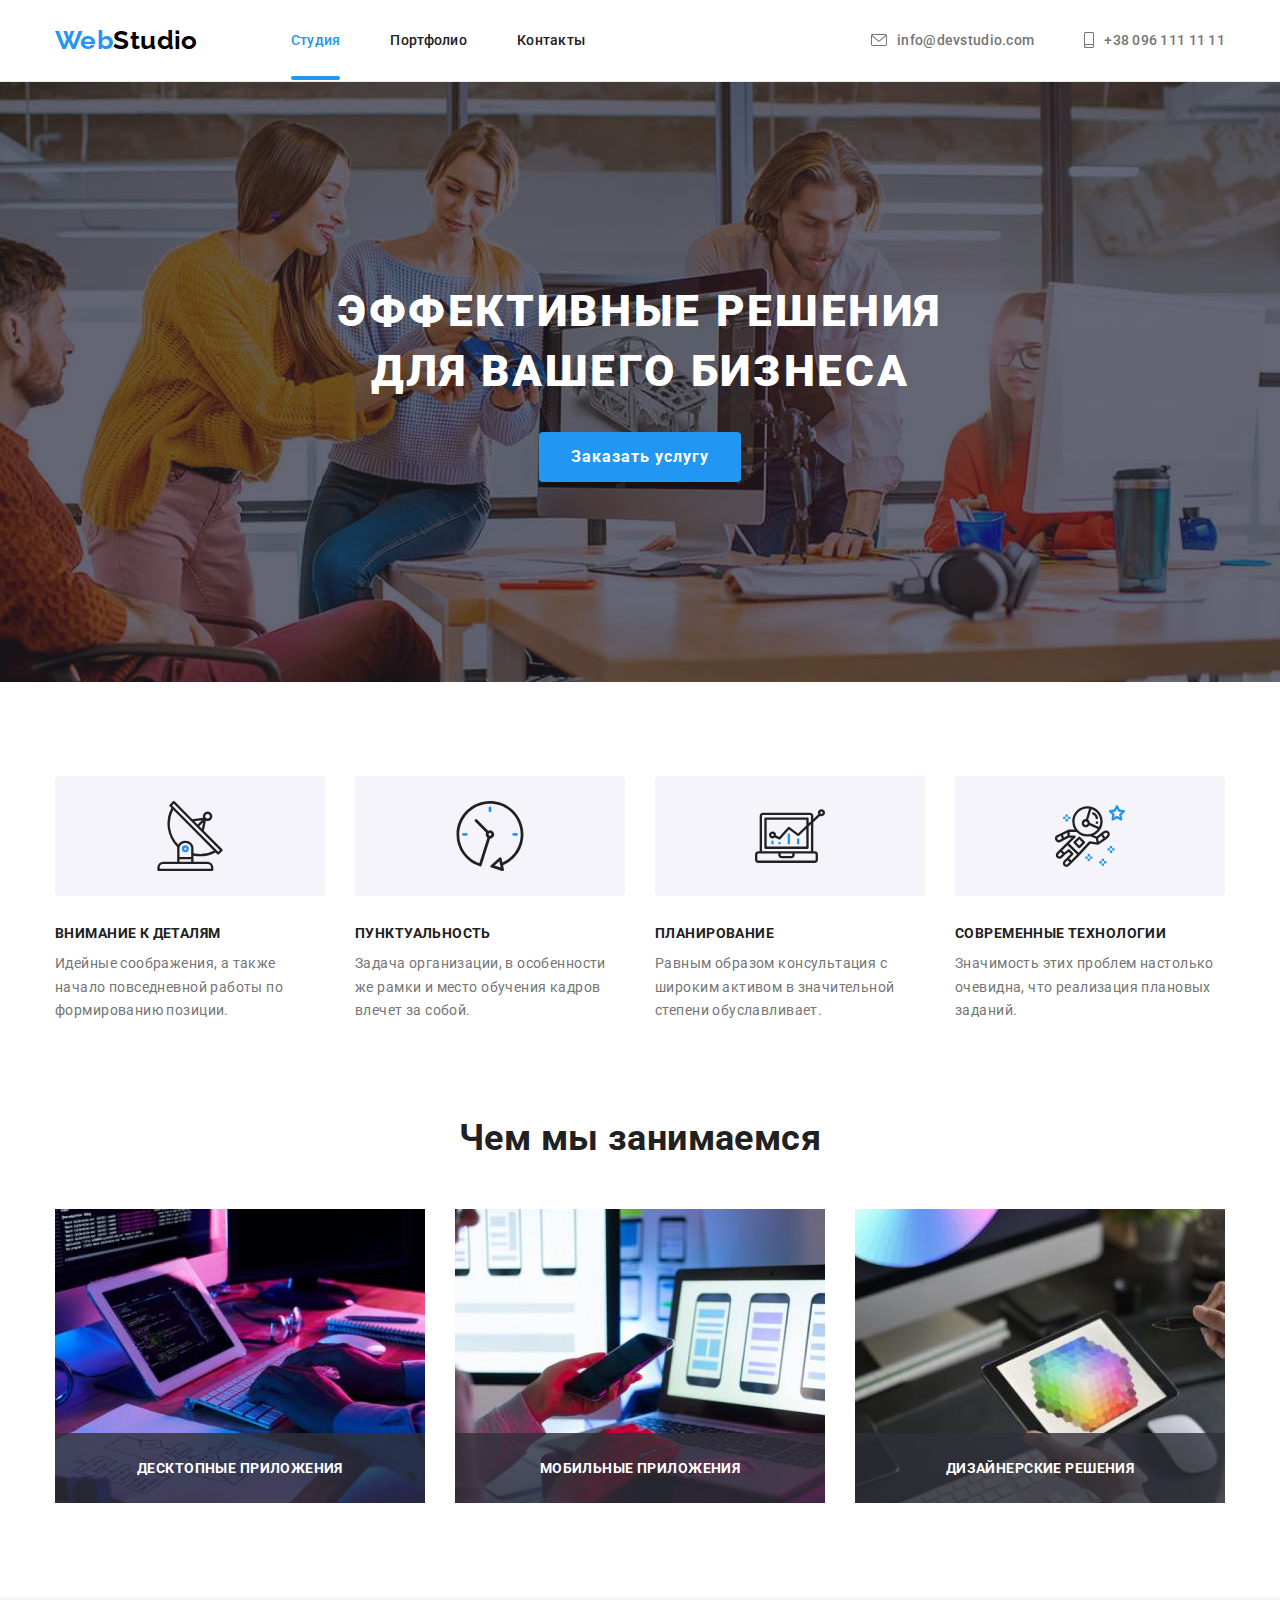
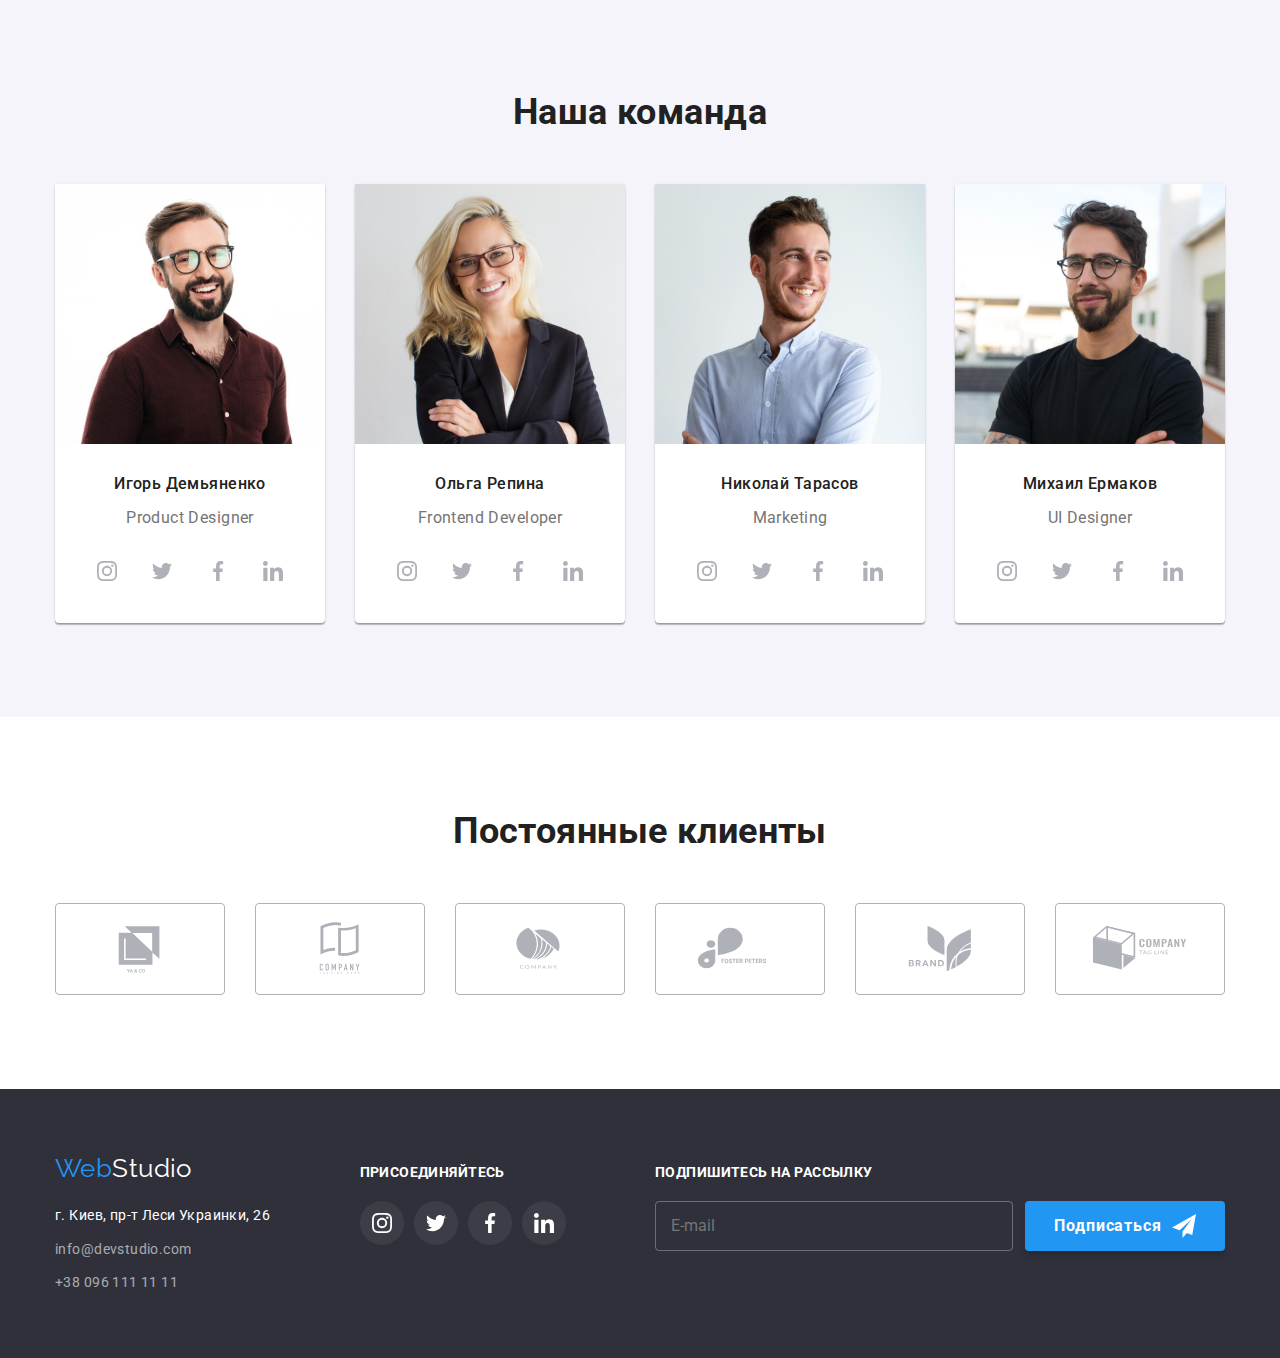
<file: index.html>
<!DOCTYPE html>
<html lang="ru">
  <head>
    <meta charset="UTF-8" />
    <meta http-equiv="X-UA-Compatible" content="IE=edge" />
    <meta name="viewport" content="width=device-width, initial-scale=1.0" />
    <title>Студия</title>
    <link rel="preconnect" href="https://fonts.googleapis.com" />
    <link rel="preconnect" href="https://fonts.gstatic.com" crossorigin />
    <link
      href="https://fonts.googleapis.com/css2?family=Raleway:wght@700&family=Roboto:wght@400;500;700;900&display=swap"
      rel="stylesheet"
    />
    <link
      rel="stylesheet"
      href="https://cdnjs.cloudflare.com/ajax/libs/modern-normalize/1.1.0/modern-normalize.min.css"
    />
    <link rel="stylesheet" href="./css/styles.css" />
  </head>

  <body>
    <header class="line-header">
      <div class="container header-block">
        <nav class="container-nav">
          <a href="./index.html" class="logo" lang="en"><span class="logo-web">Web</span>Studio</a>
          <ul class="link-list point">
            <li class="link-list-nav"><a class="link current" href="./index.html">Студия</a></li>
            <li class="link-list-nav"><a class="link" href="./portfolio.html">Портфолио</a></li>
            <li class="link-list-nav"><a class="link" href="#">Контакты</a></li>
          </ul>
        </nav>
        <ul class="link-contakt point">
          <li class="link-list-cont">
            <a class="contact list-contact" href="mailto:info@devstudio.com">
              <svg class="contakt-envelope">
                <use href="./img/icons.svg#icon-envelope"></use>
              </svg>
              info@devstudio.com</a
            >
          </li>
          <li class="link-list-cont">
            <a class="contact list-contact" href="tel:380961111111">
              <svg class="contakt-smartphone">
                <use href="./img/icons.svg#icon-smartphone"></use>
              </svg>
              +38 096 111 11 11</a
            >
          </li>
        </ul>
      </div>
    </header>

    <main>
      <!-- hero -->

      <section class="section background-decision hero">
        <div class="container">
          <h1 class="heading">Эффективные решения для вашего бизнеса</h1>
          <button type="button" class="button" data-modal-open>Заказать услугу</button>
        </div>
      </section>

      <!-- peculiarities -->

      <section class="section peculiarities">
        <div class="container">
          <h2 class="visually-hidden">особенности</h2>
          <ul class="point link-peculiarities">
            <li class="link-peculiarities-li">
              <div class="peculiarities-icon">
                <svg width="70" height="70">
                  <use href="./img/icons.svg#icon-antenna"></use>
                </svg>
              </div>
              <h3 class="title-peculiarities">Внимание к деталям</h3>
              <p class="text-peculiarities">
                Идейные соображения, а также начало повседневной работы по формированию позиции.
              </p>
            </li>
            <li class="link-peculiarities-li">
              <div class="peculiarities-icon">
                <svg width="70" height="70">
                  <use href="./img/icons.svg#icon-clock"></use>
                </svg>
              </div>
              <h3 class="title-peculiarities">Пунктуальность</h3>
              <p class="text-peculiarities">
                Задача организации, в особенности же рамки и место обучения кадров влечет за собой.
              </p>
            </li>
            <li class="link-peculiarities-li">
              <div class="peculiarities-icon">
                <svg width="70" height="70">
                  <use href="./img/icons.svg#icon-diagram"></use>
                </svg>
              </div>
              <h3 class="title-peculiarities">Планирование</h3>
              <p class="text-peculiarities">
                Равным образом консультация с широким активом в значительной степени обуславливает.
              </p>
            </li>
            <li class="link-peculiarities-li">
              <div class="peculiarities-icon">
                <svg width="70" height="70">
                  <use href="./img/icons.svg#icon-astronaut"></use>
                </svg>
              </div>
              <h3 class="title-peculiarities">Современные технологии</h3>
              <p class="text-peculiarities">
                Значимость этих проблем настолько очевидна, что реализация плановых заданий.
              </p>
            </li>
          </ul>
        </div>
      </section>

      <!-- our-work -->

      <section class="section our-work-block">
        <div class="container work-container">
          <h2 class="title-litle">Чем мы занимаемся</h2>
          <ul class="our-work point">
            <li class="our-work-li">
              <div class="our-work-title">
                <img src="./img/box_1.jpg" width="370" alt="Декстопные приложения" />
                <h3 class="our-work-text">Десктопные приложения</h3>
              </div>
            </li>
            <li class="our-work-li">
              <div class="our-work-title">
                <img src="./img/box_2.jpg" width="370" alt="Мобильные приложения" />
                <h3 class="our-work-text">Мобильные приложения</h3>
              </div>
            </li>
            <li class="our-work-li">
              <div class="our-work-title">
                <img src="./img/box_3.jpg" width="370" alt="Дизайнерские решения" />
                <h3 class="our-work-text">Дизайнерские решения</h3>
              </div>
            </li>
          </ul>
        </div>
      </section>

      <!--team  -->

      <section class="section background-team">
        <div class="container">
          <h2 class="title-litle">Наша команда</h2>
          <ul class="cards-team point">
            <li class="background-card-team">
              <img
                class="photo-team"
                src="./img/img.jpg"
                width="270"
                alt="Игорь Демьяненко-дизайн проэкт"
              />
              <div class="caption">
                <h3 class="title-very-small">Игорь Демьяненко</h3>
                <p class="subtitle" lang="en">Product Designer</p>
                <ul class="team-sosials point">
                  <li>
                    <a class="team-background-icon" href="">
                      <svg class="team-icon">
                        <use href="./img/icons.svg#icon-instagram"></use>
                      </svg>
                    </a>
                  </li>
                  <li>
                    <a class="team-background-icon" href="">
                      <svg class="team-icon">
                        <use href="./img/icons.svg#icon-twitter"></use>
                      </svg>
                    </a>
                  </li>
                  <li>
                    <a class="team-background-icon" href="">
                      <svg class="team-icon">
                        <use href="./img/icons.svg#icon-facebook"></use>
                      </svg>
                    </a>
                  </li>
                  <li>
                    <a class="team-background-icon" href="">
                      <svg class="team-icon">
                        <use href="./img/icons.svg#icon-linkedin"></use>
                      </svg>
                    </a>
                  </li>
                </ul>
              </div>
            </li>
            <li class="background-card-team">
              <img
                class="photo-team"
                src="./img/img_1.jpg"
                width="270"
                alt="Ольга Репина-фронтенд-разработчик"
              />
              <div class="caption">
                <h3 class="title-very-small">Ольга Репина</h3>
                <p class="subtitle" lang="en">Frontend Developer</p>
                <ul class="team-sosials point">
                  <li>
                    <a class="team-background-icon" href="">
                      <svg class="team-icon">
                        <use href="./img/icons.svg#icon-instagram"></use>
                      </svg>
                    </a>
                  </li>
                  <li>
                    <a class="team-background-icon" href="">
                      <svg class="team-icon">
                        <use href="./img/icons.svg#icon-twitter"></use>
                      </svg>
                    </a>
                  </li>
                  <li>
                    <a class="team-background-icon" href="">
                      <svg class="team-icon">
                        <use href="./img/icons.svg#icon-facebook"></use>
                      </svg>
                    </a>
                  </li>
                  <li>
                    <a class="team-background-icon" href="">
                      <svg class="team-icon">
                        <use href="./img/icons.svg#icon-linkedin"></use>
                      </svg>
                    </a>
                  </li>
                </ul>
              </div>
            </li>
            <li class="background-card-team">
              <img
                class="photo-team"
                src="./img/img_2.jpg"
                width="270"
                alt="Николай Тарасов-маркетинг"
              />
              <div class="caption">
                <h3 class="title-very-small">Николай Тарасов</h3>
                <p class="subtitle" lang="en">Marketing</p>
                <ul class="team-sosials point">
                  <li>
                    <a class="team-background-icon" href="">
                      <svg class="team-icon">
                        <use href="./img/icons.svg#icon-instagram"></use>
                      </svg>
                    </a>
                  </li>
                  <li>
                    <a class="team-background-icon" href="">
                      <svg class="team-icon">
                        <use href="./img/icons.svg#icon-twitter"></use>
                      </svg>
                    </a>
                  </li>
                  <li>
                    <a class="team-background-icon" href="">
                      <svg class="team-icon">
                        <use href="./img/icons.svg#icon-facebook"></use>
                      </svg>
                    </a>
                  </li>
                  <li>
                    <a class="team-background-icon" href="">
                      <svg class="team-icon">
                        <use href="./img/icons.svg#icon-linkedin"></use>
                      </svg>
                    </a>
                  </li>
                </ul>
              </div>
            </li>
            <li class="background-card-team">
              <img
                class="photo-team"
                src="./img/img_3.jpg"
                width="270"
                alt="Михаил Ермаков-дизайнер пользовательского интерфейса"
              />
              <div class="caption">
                <h3 class="title-very-small">Михаил Ермаков</h3>
                <p class="subtitle" lang="en">UI Designer</p>
                <ul class="team-sosials point">
                  <li>
                    <a class="team-background-icon" href="">
                      <svg class="team-icon">
                        <use href="./img/icons.svg#icon-instagram"></use>
                      </svg>
                    </a>
                  </li>
                  <li>
                    <a class="team-background-icon" href="">
                      <svg class="team-icon">
                        <use href="./img/icons.svg#icon-twitter"></use>
                      </svg>
                    </a>
                  </li>
                  <li>
                    <a class="team-background-icon" href="">
                      <svg class="team-icon">
                        <use href="./img/icons.svg#icon-facebook"></use>
                      </svg>
                    </a>
                  </li>
                  <li>
                    <a class="team-background-icon" href="">
                      <svg class="team-icon">
                        <use href="./img/icons.svg#icon-linkedin"></use>
                      </svg>
                    </a>
                  </li>
                </ul>
              </div>
            </li>
          </ul>
        </div>
      </section>

      <!-- customers -->

      <section class="section">
        <div class="container">
          <h2 class="customers-title">Постоянные клиенты</h2>
          <ul class="customers-list point">
            <li>
              <a class="customers-card" href="">
                <svg class="icon-group">
                  <use href="./img/icons.svg#icon-Logo"></use>
                </svg>
              </a>
            </li>
            <li>
              <a class="customers-card" href="">
                <svg class="icon-group">
                  <use href="./img/icons.svg#icon-Logo1"></use>
                </svg>
              </a>
            </li>
            <li>
              <a class="customers-card" href="">
                <svg class="icon-group">
                  <use href="./img/icons.svg#icon-Logo2"></use>
                </svg>
              </a>
            </li>
            <li>
              <a class="customers-card" href="">
                <svg class="icon-group">
                  <use href="./img/icons.svg#icon-Logo3"></use>
                </svg>
              </a>
            </li>
            <li>
              <a class="customers-card" href="">
                <svg class="icon-group">
                  <use href="./img/icons.svg#icon-Logo4"></use>
                </svg>
              </a>
            </li>
            <li>
              <a class="customers-card" href="">
                <svg class="icon-group">
                  <use href="./img/icons.svg#icon-Logo5"></use>
                </svg>
              </a>
            </li>
          </ul>
        </div>
      </section>
    </main>

    <!-- footer -->

    <footer class="background-footer">
      <div class="container filling">
        <div class="first-box">
          <a href="./index.html" class="logo-footer" lang="en"
            ><span class="logo-web">Web</span>Studio</a
          >
          <address class="address-footer">
            <ul class="link-list-footer point">
              <li class="adress-li">
                <a class="link-address" href="https://goo.gl/maps/Ztwmh6uLbBfJNppe7" target="_blank"
                  >г. Киев, пр-т Леси Украинки, 26</a
                >
              </li>
              <li class="contact-li">
                <a class="contact" href="mailto:info@devstudio.com"> info@devstudio.com</a>
              </li>
              <li class="contact-li">
                <a class="contact" href="tel:380961111111"> +38 096 111 11 11</a>
              </li>
            </ul>
          </address>
        </div>
        <div class="subscribe-section">
          <p class="subscribe-text">присоединяйтесь</p>
          <ul class="sosials point">
            <li class="subscribe-list">
              <a class="subscribe-background" href="">
                <svg class="size-sosial-subscribe">
                  <use href="./img/icons.svg#icon-instagram"></use>
                </svg>
              </a>
            </li>
            <li class="subscribe-list">
              <a class="subscribe-background" href="">
                <svg class="size-sosial-subscribe">
                  <use href="./img/icons.svg#icon-twitter"></use>
                </svg>
              </a>
            </li>
            <li class="subscribe-list">
              <a class="subscribe-background" href="">
                <svg class="size-sosial-subscribe">
                  <use href="./img/icons.svg#icon-facebook"></use>
                </svg>
              </a>
            </li>
            <li class="subscribe-list">
              <a class="subscribe-background" href="">
                <svg class="size-sosial-subscribe">
                  <use href="./img/icons.svg#icon-linkedin"></use>
                </svg>
              </a>
            </li>
          </ul>
        </div>
        <div>
          <form class="subscribe-footer">
            <label for="footer-subscribe-email" class="subscribe-text"
              >Подпишитесь на рассылку</label
            >
            <div class="subscribe-footer-field">
              <input
                id="footer-subscribe-email"
                type="email"
                class="subscribe-footer-input"
                name="subscribe-footer-email"
                placeholder="E-mail"
              />
              <button class="subscribe-footer-submit" type="submit">
                Подписаться
                <svg class="subscribe-footer-icon" width="24" height="24">
                  <use href="./img/icons.svg#icon-send"></use>
                </svg>
              </button>
            </div>
          </form>
        </div>
      </div>
    </footer>

    <!-- modal -->

    <div class="backdrop is-hidden" data-modal>
      <div class="modal">
        <button type="button" class="close-link" data-modal-close>
          <svg class="close-icon">
            <use href="./img/icons.svg#icon-close"></use>
          </svg>
        </button>
        <div class="modal-inner">
          <h2 class="modal-title">Оставьте свои данные, мы вам перезвоним</h2>
          <form class="form" name="data-for-call" autocomplete="on">
            <div class="input-group">
              <label class="input-name" for="user-name">Имя</label>
              <div class="form-input">
                <input
                  class="modal-form-input"
                  type="text"
                  id="user-name"
                  name="user-name"
                  required
                />
                <svg class="svg-user">
                  <use href="./img/icons.svg#icon-person"></use>
                </svg>
              </div>
            </div>
            <div class="input-group">
              <label class="input-name" for="user-phone">Телефон</label>
              <div class="form-input">
                <input
                  class="modal-form-input"
                  type="tel"
                  id="user-phone"
                  name="user-phone"
                  required
                />
                <svg class="svg-user">
                  <use href="./img/icons.svg#icon-phone"></use>
                </svg>
              </div>
            </div>
            <div class="input-group">
              <label class="input-name" for="user-email">Почта</label>
              <div class="form-input">
                <input
                  class="modal-form-input"
                  type="email"
                  id="user-email"
                  name="user-email"
                  required
                />
                <svg class="svg-user">
                  <use href="./img/icons.svg#icon-email"></use>
                </svg>
              </div>
            </div>
            <div class="input-group input-group-textarea">
              <label class="input-name" for="user-comment">Комментарий</label>
              <div class="form-input">
                <textarea
                  class="modal-textarea-input"
                  name="user-comment"
                  id="user-comment"
                  rows="5"
                  placeholder="Введите текст"
                ></textarea>
              </div>
            </div>
            <label class="modal-label-agree" for="modal-label-agree"
              >Соглашаюсь с рассылкой и принимаю
              <a class="modal-link" href="#">Условия договора</a>
              <input
                type="checkbox"
                class="checkbox visually-hidden"
                name="modal-agree"
                id="modal-label-agree"
                required
              />
              <svg class="unchecked-icon" width="16" height="15">
                <use href="./img/icons.svg#icon-unchecked"></use>
              </svg>
              <svg class="checked-icon" width="16" height="15">
                <use href="./img/icons.svg#icon-checked"></use>
              </svg>
            </label>
            <button type="submit" class="modal-button-submit">Отправить</button>
          </form>
        </div>
      </div>
    </div>

    <script src="./js/modal.js"></script>
  </body>
</html>
</file>
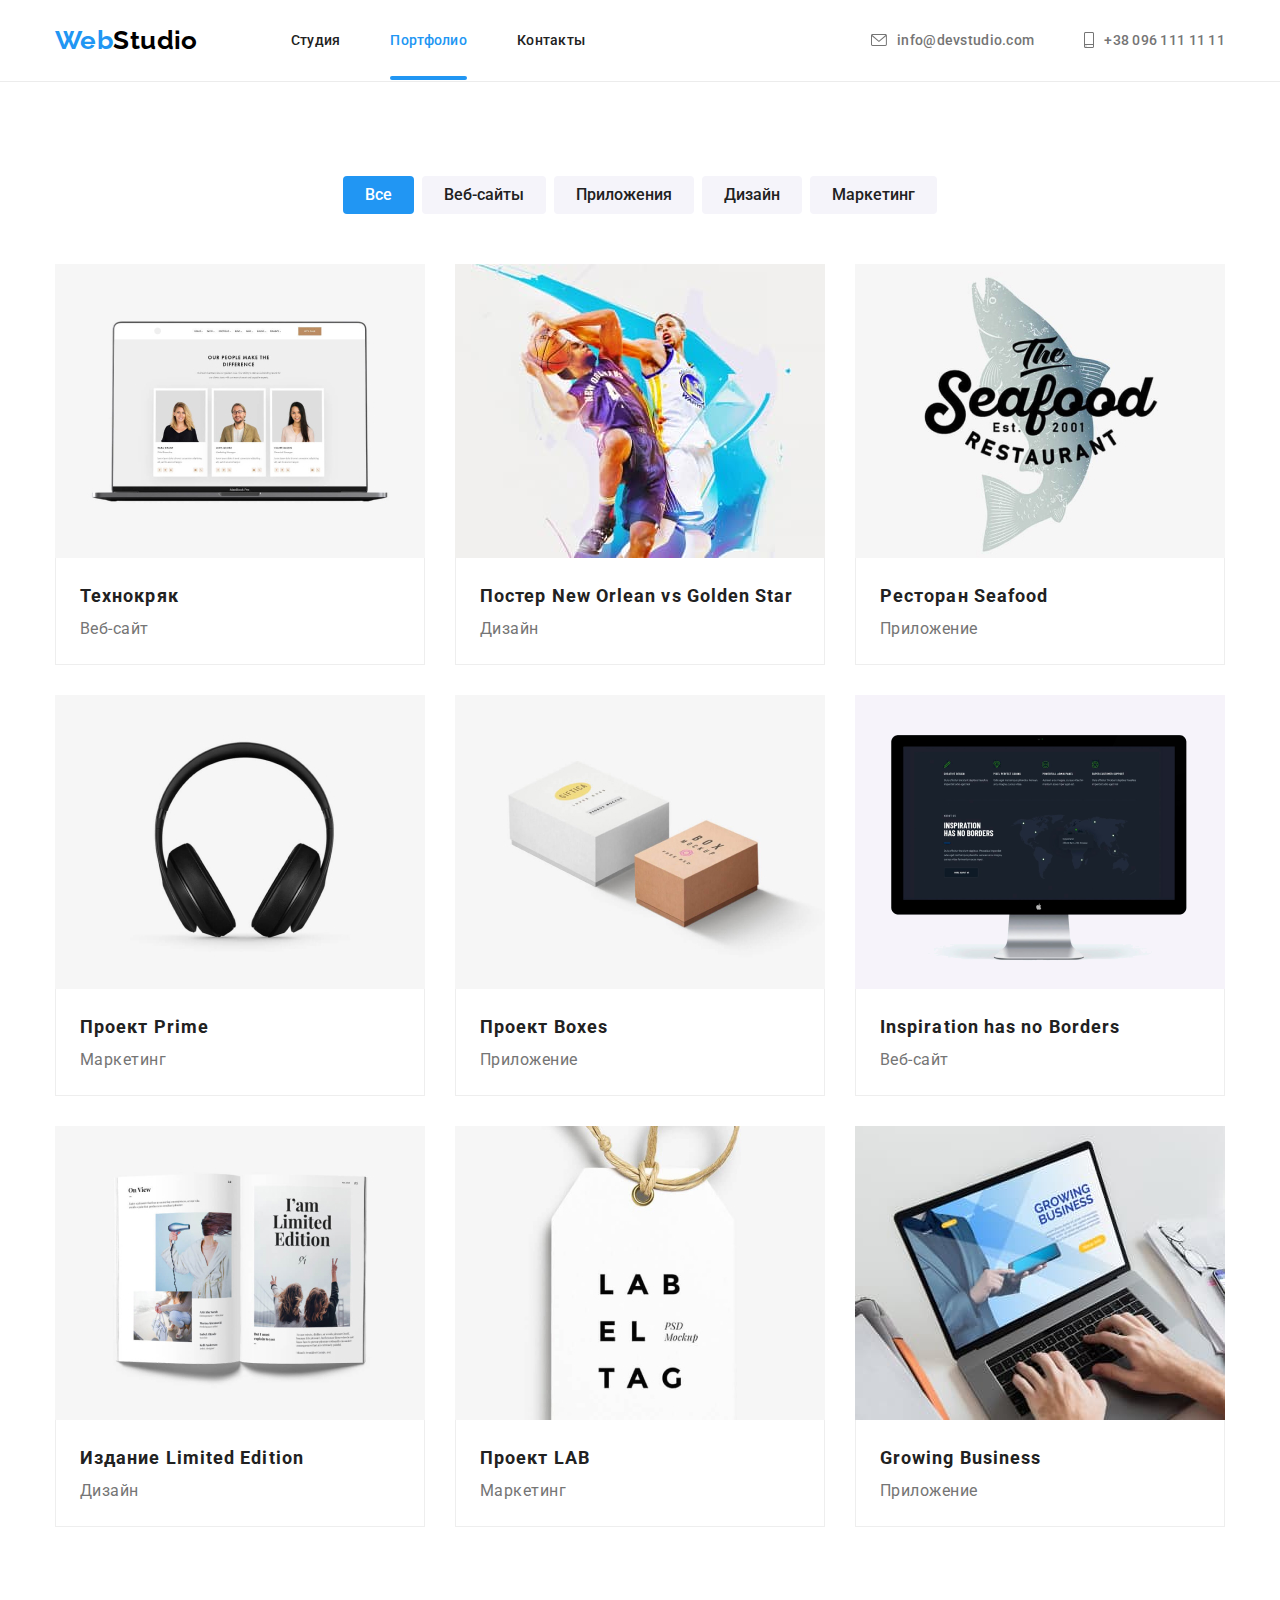
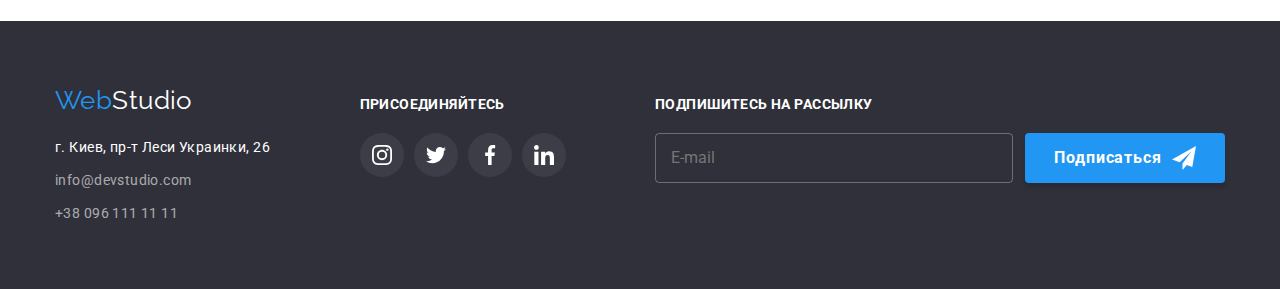
<file: portfolio.html>
<!DOCTYPE html>
<html lang="ru">
  <head>
    <meta charset="UTF-8" />
    <meta http-equiv="X-UA-Compatible" content="IE=edge" />
    <meta name="viewport" content="width=device-width, initial-scale=1.0" />
    <title>Портфолио</title>
    <link rel="preconnect" href="https://fonts.googleapis.com" />
    <link rel="preconnect" href="https://fonts.gstatic.com" crossorigin />
    <link
      href="https://fonts.googleapis.com/css2?family=Raleway:wght@700&family=Roboto:wght@400;500;700;900&display=swap"
      rel="stylesheet"
    />
    <link
      rel="stylesheet"
      href="https://cdnjs.cloudflare.com/ajax/libs/modern-normalize/1.1.0/modern-normalize.min.css"
    />
    <link rel="stylesheet" href="./css/styles.css" />
  </head>

  <body>
    <header class="line-header">
      <div class="container header-block">
        <nav class="container-nav">
          <a href="./index.html" class="logo" lang="en"><span class="logo-web">Web</span>Studio</a>
          <ul class="link-list point">
            <li class="link-list-nav"><a class="link" href="./index.html">Студия</a></li>
            <li class="link-list-nav">
              <a class="link current" href="./portfolio.html">Портфолио</a>
            </li>
            <li class="link-list-nav"><a class="link" href="#">Контакты</a></li>
          </ul>
        </nav>
        <ul class="link-contakt point">
          <li class="link-list-cont">
            <a class="contact list-contact" href="mailto:info@devstudio.com">
              <svg class="contakt-envelope">
                <use href="./img/icons.svg#icon-envelope"></use>
              </svg>
              info@devstudio.com</a
            >
          </li>
          <li class="link-list-cont">
            <a class="contact list-contact" href="tel:380961111111">
              <svg class="contakt-smartphone">
                <use href="./img/icons.svg#icon-smartphone"></use>
              </svg>
              +38 096 111 11 11</a
            >
          </li>
        </ul>
      </div>
    </header>

    <main class="main-portfolio">
      <section class="section portfolio">
        <div class="container">
          <h1 class="visually-hidden">Портфолио</h1>

          <!-- filter -->

          <ul class="filter point">
            <li class="list-filter">
              <button type="button" class="button-filter button-all">Все</button>
            </li>
            <li class="list-filter">
              <button type="button" class="button-filter">Веб-сайты</button>
            </li>
            <li class="list-filter">
              <button type="button" class="button-filter">Приложения</button>
            </li>
            <li class="list-filter">
              <button type="button" class="button-filter">Дизайн</button>
            </li>
            <li class="list-filter">
              <button type="button" class="button-filter">Маркетинг</button>
            </li>
          </ul>

          <!-- filter cards -->

          <ul class="cards point">
            <li class="list-card">
              <a class="card-shadow" href="">
                <div class="card-thumb">
                  <img src="./img/portfolio1.jpg" alt="" width="370" height="294" />
                  <div class="card-overlay">
                    <p class="text-card-overlay">
                      Ресурс предлагает комплексные предложения с разным уровнем функционала и
                      сервисов. Все это позволит посетителю получить исчерпывающие сведения о
                      компании или частном лице.
                    </p>
                  </div>
                </div>
                <div class="caption-cards">
                  <h2 class="title-cards">Технокряк</h2>
                  <p class="text-card">Веб-сайт</p>
                </div>
              </a>
            </li>
            <li class="list-card">
              <a class="card-shadow" href="">
                <div class="card-thumb">
                  <img src="./img/portfolio2.jpg" alt="" width="370" height="294" />
                  <div class="card-overlay">
                    <p class="text-card-overlay">
                      Ресурс предлагает комплексные предложения с разным уровнем функционала и
                      сервисов. Все это позволит посетителю получить исчерпывающие сведения о
                      компании или частном лице.
                    </p>
                  </div>
                </div>
                <div class="caption-cards">
                  <h2 class="title-cards">
                    Постер <span lang="en">New Orlean vs Golden Star</span>
                  </h2>
                  <p class="text-card">Дизайн</p>
                </div>
              </a>
            </li>
            <li class="list-card">
              <a class="card-shadow" href="">
                <div class="card-thumb">
                  <img src="./img/portfolio3.jpg" alt="" width="370" height="294" />
                  <div class="card-overlay">
                    <p class="text-card-overlay">
                      Ресурс предлагает комплексные предложения с разным уровнем функционала и
                      сервисов. Все это позволит посетителю получить исчерпывающие сведения о
                      компании или частном лице.
                    </p>
                  </div>
                </div>
                <div class="caption-cards">
                  <h2 class="title-cards">Ресторан <span lang="en">Seafood</span></h2>
                  <p class="text-card">Приложение</p>
                </div>
              </a>
            </li>
            <li class="list-card">
              <a class="card-shadow" href="">
                <div class="card-thumb">
                  <img src="./img/portfolio4.jpg" alt="" width="370" height="294" />
                  <div class="card-overlay">
                    <p class="text-card-overlay">
                      Ресурс предлагает комплексные предложения с разным уровнем функционала и
                      сервисов. Все это позволит посетителю получить исчерпывающие сведения о
                      компании или частном лице.
                    </p>
                  </div>
                </div>
                <div class="caption-cards">
                  <h2 class="title-cards">Проект <span lang="en">Prime</span></h2>
                  <p class="text-card">Маркетинг</p>
                </div>
              </a>
            </li>
            <li class="list-card">
              <a class="card-shadow" href="">
                <div class="card-thumb">
                  <img src="./img/portfolio5.jpg" alt="" width="370" height="294" />
                  <div class="card-overlay">
                    <p class="text-card-overlay">
                      Ресурс предлагает комплексные предложения с разным уровнем функционала и
                      сервисов. Все это позволит посетителю получить исчерпывающие сведения о
                      компании или частном лице.
                    </p>
                  </div>
                </div>
                <div class="caption-cards">
                  <h2 class="title-cards">Проект <span lang="en">Boxes</span></h2>
                  <p class="text-card">Приложение</p>
                </div>
              </a>
            </li>
            <li class="list-card">
              <a class="card-shadow" href="">
                <div class="card-thumb">
                  <img src="./img/portfolio6.png" alt="" width="370" height="294" />
                  <div class="card-overlay">
                    <p class="text-card-overlay">
                      Ресурс предлагает комплексные предложения с разным уровнем функционала и
                      сервисов. Все это позволит посетителю получить исчерпывающие сведения о
                      компании или частном лице.
                    </p>
                  </div>
                </div>
                <div class="caption-cards">
                  <h2 class="title-cards" lang="en">Inspiration has no Borders</h2>
                  <p class="text-card">Веб-сайт</p>
                </div>
              </a>
            </li>
            <li class="list-card">
              <a class="card-shadow" href="">
                <div class="card-thumb">
                  <img src="./img/portfolio7.jpg" alt="" width="370" height="294" />
                  <div class="card-overlay">
                    <p class="text-card-overlay">
                      Ресурс предлагает комплексные предложения с разным уровнем функционала и
                      сервисов. Все это позволит посетителю получить исчерпывающие сведения о
                      компании или частном лице.
                    </p>
                  </div>
                </div>
                <div class="caption-cards">
                  <h2 class="title-cards">Издание <span lang="en">Limited Edition</span></h2>
                  <p class="text-card">Дизайн</p>
                </div>
              </a>
            </li>
            <li class="list-card">
              <a class="card-shadow" href="">
                <div class="card-thumb">
                  <img src="./img/portfolio8.jpg" alt="" width="370" height="294" />
                  <div class="card-overlay">
                    <p class="text-card-overlay">
                      Ресурс предлагает комплексные предложения с разным уровнем функционала и
                      сервисов. Все это позволит посетителю получить исчерпывающие сведения о
                      компании или частном лице.
                    </p>
                  </div>
                </div>
                <div class="caption-cards">
                  <h2 class="title-cards">Проект LAB</h2>
                  <p class="text-card">Маркетинг</p>
                </div>
              </a>
            </li>
            <li class="list-card">
              <a class="card-shadow" href="">
                <div class="card-thumb">
                  <img src="./img/portfolio9.jpg" alt="" width="370" height="294" />
                  <div class="card-overlay">
                    <p class="text-card-overlay">
                      Ресурс предлагает комплексные предложения с разным уровнем функционала и
                      сервисов. Все это позволит посетителю получить исчерпывающие сведения о
                      компании или частном лице.
                    </p>
                  </div>
                </div>
                <div class="caption-cards">
                  <h2 class="title-cards" lang="en">Growing Business</h2>
                  <p class="text-card">Приложение</p>
                </div>
              </a>
            </li>
          </ul>
        </div>
      </section>
    </main>

    <!-- footer -->

    <footer class="background-footer">
      <div class="container filling">
        <div class="first-box">
          <a href="./index.html" class="logo-footer" lang="en"
            ><span class="logo-web">Web</span>Studio</a
          >
          <address class="address-footer">
            <ul class="link-list-footer point">
              <li class="adress-li">
                <a class="link-address" href="https://goo.gl/maps/Ztwmh6uLbBfJNppe7" target="_blank"
                  >г. Киев, пр-т Леси Украинки, 26</a
                >
              </li>
              <li class="contact-li">
                <a class="contact" href="mailto:info@devstudio.com"> info@devstudio.com</a>
              </li>
              <li class="contact-li">
                <a class="contact" href="tel:380961111111"> +38 096 111 11 11</a>
              </li>
            </ul>
          </address>
        </div>
        <div class="subscribe-section">
          <p class="subscribe-text">присоединяйтесь</p>
          <ul class="sosials point">
            <li class="subscribe-list">
              <a class="subscribe-background" href="">
                <svg class="size-sosial-subscribe">
                  <use href="./img/icons.svg#icon-instagram"></use>
                </svg>
              </a>
            </li>
            <li class="subscribe-list">
              <a class="subscribe-background" href="">
                <svg class="size-sosial-subscribe">
                  <use href="./img/icons.svg#icon-twitter"></use>
                </svg>
              </a>
            </li>
            <li class="subscribe-list">
              <a class="subscribe-background" href="">
                <svg class="size-sosial-subscribe">
                  <use href="./img/icons.svg#icon-facebook"></use>
                </svg>
              </a>
            </li>
            <li class="subscribe-list">
              <a class="subscribe-background" href="">
                <svg class="size-sosial-subscribe">
                  <use href="./img/icons.svg#icon-linkedin"></use>
                </svg>
              </a>
            </li>
          </ul>
        </div>
        <div>
          <form class="subscribe-footer">
            <label for="footer-subscribe-email" class="subscribe-text"
              >Подпишитесь на рассылку</label
            >
            <div class="subscribe-footer-field">
              <input
                id="footer-subscribe-email"
                type="email"
                class="subscribe-footer-input"
                name="subscribe-footer-email"
                placeholder="E-mail"
              />
              <button class="subscribe-footer-submit" type="submit">
                Подписаться
                <svg class="subscribe-footer-icon" width="24" height="24">
                  <use href="./img/icons.svg#icon-send"></use>
                </svg>
              </button>
            </div>
          </form>
        </div>
      </div>
    </footer>
  </body>
</html>
</file>
<file: css/styles.css>
:root {
  --brand-color: #2196f3;
  --hever-button-color: #188ce8;
  --color-background: #2f303a;
  --color-background-team: #f5f4fa;
  --background-card-team: #ffffff;
  --main-text-color: #212121;
  --second-text-color: #757575;
  --contact-text: #ffffff99;
  --footer-background-icon: #ffffff10;
}

body {
  font-family: 'Roboto', 'Raleway';
  letter-spacing: 0.03em;
  background-color: var(--background-card-team);
  font-size: 14px;
  color: var(--main-text-color);
}

/* normalize */

html {
  box-sizing: border-box;
}
*,
*::after,
*::before {
  box-sizing: inherit;
}

h1,
h2,
h3,
p {
  margin: 0;
  padding: 0;
}

img {
  display: block;
  max-width: 100%;
  height: auto;
}

/* удаление маркера */
.point {
  list-style-type: none;
  margin: 0;
  padding: 0;
}

.section {
  padding: 94px 0;
}

.container {
  width: 1200px;
  margin: 0 auto;
  padding: 0 15px;
}

/* header */

.logo {
  font-family: 'Raleway';
  font-style: normal;
  font-weight: 700;
  font-size: 26px;
  line-height: 1.19;
  text-decoration: none;
  color: #000000;
  margin-right: 93px;
}

.logo-web,
.studio-current :active {
  color: var(--brand-color);
}

.line-header {
  border-bottom: 1px solid #ececec;
  padding: 0;
}

.header-block {
  display: flex;
  justify-content: space-between;
  align-items: center;
}

.link-list {
  display: flex;
  align-content: stretch;
  align-items: center;
}

.link-list .link {
  transition: color 250ms cubic-bezier(0.4, 0, 0.2, 1);
}

.link-list-nav {
  display: block;
  margin-right: 50px;
  padding-top: 32px;
  padding-bottom: 32px;
}

.link-list-nav:last-child {
  margin-right: 0;
}

.container-nav {
  display: flex;
  align-items: center;
}

.link-contakt {
  display: flex;
}

.link-list-cont {
  display: flex;
  margin-left: 50px;
}

.link-list-cont:first-child {
  margin-left: 0px;
}

.list-contact {
  display: inline-flex;
  align-items: center;
  padding: 32px 0;
}

.contact {
  font-weight: 400;
  font-size: 14px;
  line-height: 24px;
  color: var(--contact-text);
  font-style: normal;
  text-decoration: none;
  transition: color 250ms cubic-bezier(0.4, 0, 0.2, 1);
}

.contact:hover,
.contact:focus {
  color: var(--brand-color);
}

.contakt-envelope {
  margin-right: 10px;
  width: 16px;
  height: 12px;
  fill: currentColor;
}

.contakt-smartphone {
  width: 10px;
  height: 16px;
  margin-right: 10px;
  fill: currentColor;
}

.link {
  font-weight: 500;
  font-size: 14px;
  line-height: 1.14;
  color: var(--main-text-color);
  letter-spacing: 0.02em;
  text-decoration: none;
  padding: 32px 0;
}

.link:hover,
.link:focus {
  color: var(--brand-color);
}

.current {
  position: relative;

  color: var(--brand-color);
}

.current::after {
  position: absolute;
  display: block;
  content: '';
  bottom: 0;

  width: 100%;
  height: 4px;
  background-color: var(--brand-color);
  border-radius: 2px;
}

.list-contact {
  font-weight: 500;
  font-size: 14px;
  line-height: 16px;
  letter-spacing: 0.02em;
  color: var(--second-text-color);
}

/*... hero ...*/

.background-decision {
  background-color: var(--color-background);
  text-align: center;
  padding: 200px 0;
}

.hero {
  max-width: 1600px;
  margin-left: auto;
  margin-right: auto;
  background-position: center;
  background-image: linear-gradient(to right, rgba(47, 48, 58, 0.4), rgba(47, 48, 58, 0.4)),
    url(../img/hero.jpg);
  background-repeat: no-repeat;
  background-size: cover;
}

.heading {
  font-weight: 900;
  font-size: 44px;
  line-height: 1.36;
  letter-spacing: 0.06em;
  text-transform: uppercase;
  color: var(--background-card-team);
  margin-bottom: 30px;
  margin: 0 250px;
}

.button {
  font-weight: 700;
  font-size: 16px;
  line-height: 1.875;
  letter-spacing: 0.06em;
  text-align: center;
  background: var(--brand-color);
  color: var(--background-card-team);
  border-radius: 4px;
  border: none;
  cursor: pointer;
  padding: 10px 32px;
  margin-left: 0px;
  margin-top: 30px;
  box-shadow: 0px 4px 4px rgba(0, 0, 0, 0.15);
  transition: background-color, 250ms cubic-bezier(0.4, 0, 0.2, 1);
}

.button:hover {
  background: var(--hever-button-color);
}

/* ...peculiarities... */

.visually-hidden {
  position: absolute;
  width: 1px;
  height: 1px;
  margin: -1px;
  border: 0;
  padding: 0;

  white-space: nowrap;
  clip-path: inset(100%);
  clip: rect(0 0 0 0);
  overflow: hidden;
}

.link-peculiarities {
  display: flex;
  justify-content: space-between;
}

.link-peculiarities-li {
  width: 270px;
}

.peculiarities-icon {
  display: flex;
  justify-content: center;
  align-items: center;
  margin-bottom: 30px;
  width: 270px;
  height: 120px;
  background-color: var(--color-background-team);
  border-radius: 4px;
}

.title-peculiarities {
  font-size: 14px;
  line-height: 1.14;
  text-transform: uppercase;
  color: var(--main-text-color);
  margin: 0;
}

.text-peculiarities {
  font-weight: 400;
  font-size: 14px;
  line-height: 1.71;
  color: var(--second-text-color);
  margin: 0;
  margin-top: 10px;
}

/* ...our-work... */

.our-work {
  display: flex;
  justify-content: space-between;
  margin-top: 50px;
  margin-bottom: 0px;
}

.work-container {
  padding-top: 0;
}

.our-work-block {
  padding-top: 0;
}

.our-work-title {
  position: relative;
  padding-bottom: 0px;
}

.our-work-text {
  display: flex;
  align-items: center;
  justify-content: center;
  position: absolute;
  height: 70px;
  width: 100%;
  padding: 27px 82px;
  background-color: #2f303acc;
  margin: 0;
  bottom: 0;

  font-weight: 700;
  font-size: 14px;
  line-height: 1.14;
  letter-spacing: 0.03em;
  text-transform: uppercase;

  color: var(--background-card-team);
}

/* ...team... */

.background-team {
  background-color: var(--color-background-team);
}

.cards-team {
  display: flex;
  justify-content: space-between;
  margin-top: 50px;
}

.background-card-team {
  background-color: var(--background-card-team);
  border-radius: 0px 0px 4px 4px;
  box-shadow: 0px 1px 3px rgba(0, 0, 0, 0.12), 0px 1px 1px rgba(0, 0, 0, 0.14),
    0px 2px 1px rgba(0, 0, 0, 0.2);
}

.title-litle {
  font-size: 36px;
  line-height: 1.17;
  margin-bottom: 50px;
  text-align: center;
}

.title-very-small {
  font-weight: 500;
  font-size: 16px;
  line-height: 1.19;
  text-align: center;
}

.caption {
  padding: 30px 30px;
}

.title-very-small {
  margin-bottom: 10px;
}

.subtitle {
  font-weight: 400;
  font-size: 16px;
  line-height: 1.9;
  text-align: center;
  color: var(--second-text-color);
}

.team-sosials {
  display: flex;
  justify-content: space-between;
  margin-top: 16px;
}

.team-icon {
  width: 20px;
  height: 20px;
  fill: #afb1b8;
  transition: fill 250ms cubic-bezier(0.4, 0, 0.2, 1);
}

.team-background-icon {
  height: 44px;
  width: 44px;
  display: flex;
  justify-content: center;
  align-items: center;
  border-radius: 50%;

  transition: background-color 250ms cubic-bezier(0.4, 0, 0.2, 1);
}

.team-background-icon:hover,
.team-background-icon:focus {
  background-color: var(--brand-color);
}

.team-background-icon:hover .team-icon {
  fill: var(--background-card-team);
}

.team-background-icon:focus .team-icon {
  fill: var(--background-card-team);
}

/* ...customers... */

.customers-title {
  font-weight: 700;
  font-size: 36px;
  line-height: 1.16;
  text-align: center;
}

.customers-list {
  margin-top: 50px;
  display: flex;
  align-items: center;
  justify-content: space-between;
  text-decoration: none;
}

.customers-card {
  display: flex;
  justify-content: center;
  align-items: center;
  width: 170px;
  height: 92px;
  border: 1px solid #afb1b8;
  color: #afb1b8;
  border-radius: 4px;

  transition: border-color 250ms cubic-bezier(0.4, 0, 0.2, 1), color,
    250ms cubic-bezier(0.4, 0, 0.2, 1);
}

.customers-card:hover,
.customers-card:focus {
  border-color: var(--brand-color);
  color: var(--brand-color);
}

.icon-group {
  width: 106px;
  height: 60px;
  fill: currentColor;
}

/* ...footer... */

.background-footer {
  background-color: var(--color-background);
  padding: 64px 0;
}

.logo-footer {
  font-family: 'Raleway';
  font-style: normal;
  font-size: 26px;
  line-height: 1.19;
  text-decoration: none;
  color: var(--background-card-team);
}

.address-footer {
  margin-top: 20px;
}

.link-address {
  font-style: normal;
  line-height: 1.71;
  color: var(--background-card-team);
  text-decoration: none;
  margin: 0;
}

.contact-li {
  margin-top: 9px;
}

.filling {
  display: flex;
  align-items: baseline;
  justify-content: space-between;
}

.subscribe-background {
  display: flex;
  height: 44px;
  width: 44px;
  justify-content: center;
  align-items: center;
  background-color: var(--footer-background-icon);
  border-radius: 50%;
  transition: background-color 250ms cubic-bezier(0.4, 0, 0.2, 1);
}

.subscribe-list {
  margin-right: 10px;
}

.subscribe-list:last-child {
  margin-right: 0px;
}

.subscribe-background:hover,
.subscribe-background:focus {
  background-color: var(--brand-color);
}

.subscribe-text {
  font-weight: 700;
  font-size: 14px;
  line-height: 1.14;
  letter-spacing: 0.03em;
  text-transform: uppercase;
  color: var(--background-card-team);
}

.size-sosial-subscribe {
  width: 20px;
  height: 20px;
  fill: var(--background-card-team);
}

.sosials {
  margin-top: 20px;
  display: flex;
  justify-content: space-between;
  align-items: center;
}

/* ----------------- */

.subscribe-footer-field {
  display: flex;
  align-items: flex-end;
}

.subscribe-footer-input {
  height: 50px;
  width: 358px;
  background-color: inherit;
  border: 1px solid rgba(255, 255, 255, 0.3);
  border-radius: 4px;
  font-size: 16px;
  padding: 15px 15px;
  color: var(--background-card-team);
  line-height: 1.25;
}

.subscribe-footer-submit {
  display: flex;
  justify-content: center;
  align-items: center;
  margin-top: 20px;
  min-width: 200px;
  padding: 10px 3px;
  border-radius: 4px;
  margin-left: 12px;
  color: var(--background-card-team);
  background-color: var(--brand-color);
  border: none;
  font-family: inherit;
  font-weight: 700;
  font-size: 16px;
  line-height: 1.875;
  text-align: center;
  letter-spacing: 0.06em;
  box-shadow: 0px 4px 4px 0px rgba(0, 0, 0, 0.15);
  cursor: pointer;
  transition-property: background-color;
  transition-duration: 250ms;
  transition-timing-function: cubic-bezier(0.4, 0, 0.2, 1);
}

.subscribe-footer-submit:focus,
.subscribe-footer-submit:hover {
  background-color: var(--hever-button-color);
}

.subscribe-footer-icon {
  margin-left: 10px;
  fill: currentColor;
}

.subscribe-footer {
  font-size: 14px;
  line-height: 1.14;
  letter-spacing: 0.03em;
  text-transform: uppercase;
  color: var(--background-card-team);
}

/* ...portfolio... */

.filter {
  margin: 0;
  display: flex;
  justify-content: center;
}

.list-filter:not(:last-child) {
  margin-right: 8px;
}

.button-filter {
  font-weight: 500;
  font-size: 16px;
  line-height: 1.62;
  color: var(--main-text-color);
  background-color: var(--color-background-team);
  border-radius: 4px;
  border: var(--brand-color);
  padding: 6px 22px;
  cursor: pointer;
  transition: color 250ms cubic-bezier(0.4, 0, 0.2, 1), background-color,
    250ms cubic-bezier(0.4, 0, 0.2, 1), box-shadow 250ms cubic-bezier(0.4, 0, 0.2, 1);
}

.button-all {
  background-color: var(--brand-color);
  color: var(--background-card-team);
}

.button-filter:hover,
.button-filter:focus {
  background-color: var(--hever-button-color);
  color: var(--background-card-team);
}

/*...filter cards... */

.cards {
  margin-top: 50px;
  display: flex;
  flex-wrap: wrap;
  justify-content: center;
  margin-right: -30px;
  margin-bottom: -30px;
}

.list-card {
  width: 370px;
  flex-basis: calc(100% / 3 -30px);
  margin-right: 30px;
  margin-bottom: 30px;
}

.caption-cards {
  padding: 20px 24px;
  border: 1px solid #eeeeee;
  border-top: 0;
}

.title-cards {
  font-size: 18px;
  line-height: 2;
  letter-spacing: 0.06em;
  color: var(--main-text-color);
  margin-bottom: 4p;
}

.text-card {
  font-weight: 400;
  font-size: 16px;
  line-height: 1.87;
  letter-spacing: 0.03em;
  color: var(--second-text-color);
  margin: 0;
}

.card-shadow {
  text-decoration: none;
  display: inline-block;
  transition: box-shadow 250ms cubic-bezier(0.4, 0, 0.2, 1);
}

.button-filter:focus,
.button-filter:hover,
.card-shadow:hover,
.card-shadow:focus {
  box-shadow: 0px 1px 1px rgba(0, 0, 0, 0.12), 0px 4px 4px rgba(0, 0, 0, 0.06),
    1px 4px 6px rgba(0, 0, 0, 0.16);
}

.card-overlay {
  position: absolute;
  top: 0;
  left: 0;
  transform: translateY(100%);

  opacity: 0;
  width: 100%;
  height: 100%;
  background-color: #2196f3e5;
  transition: transform 250ms cubic-bezier(0.4, 0, 0.2, 1),
    opacity 250ms cubic-bezier(0.4, 0, 0.2, 1);
}

.card-shadow:hover .card-overlay {
  opacity: 1;
  transform: translateY(0);
}

.card-shadow:focus .card-overlay {
  opacity: 1;
  transform: translateY(0);
}

.text-card-overlay {
  position: absolute;
  top: 50%;
  left: 50%;
  transform: translate(-50%, -50%);
  width: 320px;
  font-size: 18px;
  line-height: 1.5;
  color: var(--background-card-team);
}

.card-thumb {
  position: relative;
  overflow: hidden;
}

/* ...modal... */

.backdrop {
  position: fixed;
  top: 0;
  left: 0;
  width: 100%;
  height: 100%;
  background-color: #00000033;
  transition: opacity 250ms cubic-bezier(0.4, 0, 0.2, 1),
    visibility 250ms cubic-bezier(0.4, 0, 0.2, 1);
}

.backdrop.is-hidden {
  visibility: hidden;
  opacity: 0;
  pointer-events: none;
}

.backdrop.is-hidden .modal {
  transform: translate(-50%, -50%) scale(1.1);
}

.modal {
  position: absolute;
  top: 50%;
  left: 50%;
  width: 528px;
  max-height: 602px;
  background-color: var(--background-card-team);
  border-radius: 4px;
  box-shadow: 0px 1px 3px rgba(0, 0, 0, 0.12), 0px 1px 1px rgba(0, 0, 0, 0.14),
    0px 2px 1px rgba(0, 0, 0, 0.2);
  transform: translate(-50%, -50%) scale(1);
  transition: transform 250ms cubic-bezier(0.4, 0, 0.2, 1);
}

.close-link {
  position: absolute;
  display: flex;
  top: 8px;
  right: 8px;
  transform: translate(-8%, -8%);
  justify-content: center;
  align-items: center;
  border-radius: 50%;
  width: 30px;
  height: 30px;
  cursor: pointer;
  background-color: transparent;
  border: 1px solid #0000001a;
  transition: border-color 250ms cubic-bezier(0.4, 0, 0.2, 1), color,
    250ms cubic-bezier(0.4, 0, 0.2, 1);
}

.close-icon,
.svg-user {
  display: flex;
  width: 18px;
  height: 18px;
}

.close-link:hover,
.close-link:focus {
  fill: var(--brand-color);
}

.modal-inner {
  padding: 40px 40px;
}

.modal-title {
  font-weight: 700;
  font-size: 20px;
  line-height: 1.15;
  text-align: center;
  letter-spacing: 0.03em;
  margin-bottom: 12px;
}

.input-name {
  display: block;
  font-size: 12px;
  line-height: 1.17;
  letter-spacing: 0.01em;
  padding: 0;
  margin-bottom: 4px;
  color: #757575;
}

.input-group {
  text-align: left;
  margin-bottom: 10px;
}

.form-input {
  position: relative;
}

.form {
  text-align: center;
}

.modal-form-input {
  height: 40px;
  padding: 12px 12px 12px 42px;
}

.modal-form-input,
.modal-textarea-input {
  width: 100%;
  border-radius: 4px;
  border: 1px solid rgba(33, 33, 33, 0.2);
  margin: 0;
  font-size: 14px;
  line-height: 1.17;
  transition-property: border, background-color, box-shadow;
  transition-duration: 250ms;
  transition-timing-function: cubic-bezier(0.4, 0, 0.2, 1);
}

.modal-textarea-input {
  margin-bottom: 0px;
  min-height: 120px;
  padding: 12px 16px;
  width: 100%;
  resize: none;
}

.input-group-textarea {
  margin-bottom: 20px;
}

.modal-textarea-input::placeholder {
  font-size: 14px;
  line-height: 1.1429;
  letter-spacing: 0.01em;
  color: rgba(117, 117, 117, 0.5);
}

.svg-user {
  display: inline-block;
  position: absolute;
  left: 15px;
  top: 50%;
  transform: translateY(-50%);
  fill: currentColor;
  color: rgba(33, 33, 33, 1);

  transition-property: color;
  transition-duration: 250ms;
  transition-timing-function: cubic-bezier(0.4, 0, 0.2, 1);
}

.modal-form-input:focus,
.modal-textarea-input:focus {
  border: 1px solid var(--brand-color);
  outline: none;
}

.modal-form-input:focus ~ .svg-user {
  color: var(--brand-color);
}

.modal-link {
  color: var(--brand-color);
  text-decoration: underline;
}

.modal-label-agree {
  position: relative;
  padding-left: 24px;
  margin-bottom: 30px;
  font-size: 14px;
  letter-spacing: 0.03em;
  line-height: 1.71;
  color: #757575;
}

.unchecked-icon {
  position: absolute;
  transform: translateY(-50%);
  top: 50%;
  left: 0;
  opacity: 1;
  fill: #2f303a;
  border-radius: 2px;
}

.checked-icon {
  position: absolute;
  top: 50%;
  left: 0;
  transform: translateY(-50%);
  opacity: 0;
  fill: var(--background-card-team);
  background-color: var(--brand-color);
  border-radius: 2px;
  transition-property: opacity;
  transition-duration: 250ms;
  transition-timing-function: cubic-bezier(0.4, 0, 0.2, 1);
}

.checkbox:checked ~ .checked-icon {
  opacity: 1;
}

.modal-button-submit {
  display: block;
  margin-top: 30px;
  margin-right: auto;
  margin-left: auto;
  width: 200px;
  height: 50px;

  padding: 10px 55px;
  border-radius: 4px;
  border: none;
  color: var(--background-card-team);
  background-color: var(--brand-color);
  cursor: pointer;

  font-weight: 700;
  line-height: 1.875;
  letter-spacing: 0.06em;

  box-shadow: 0px 4px 4px 0px hsla(0, 0%, 0%, 0.15);

  transition-property: color;
  transition-duration: 250ms;
  transition-timing-function: cubic-bezier(0.4, 0, 0.2, 1);
}

.modal-button-submit:hover,
.modal-button-submit:focus {
  background-color: var(--hever-button-color);
}
</file>
